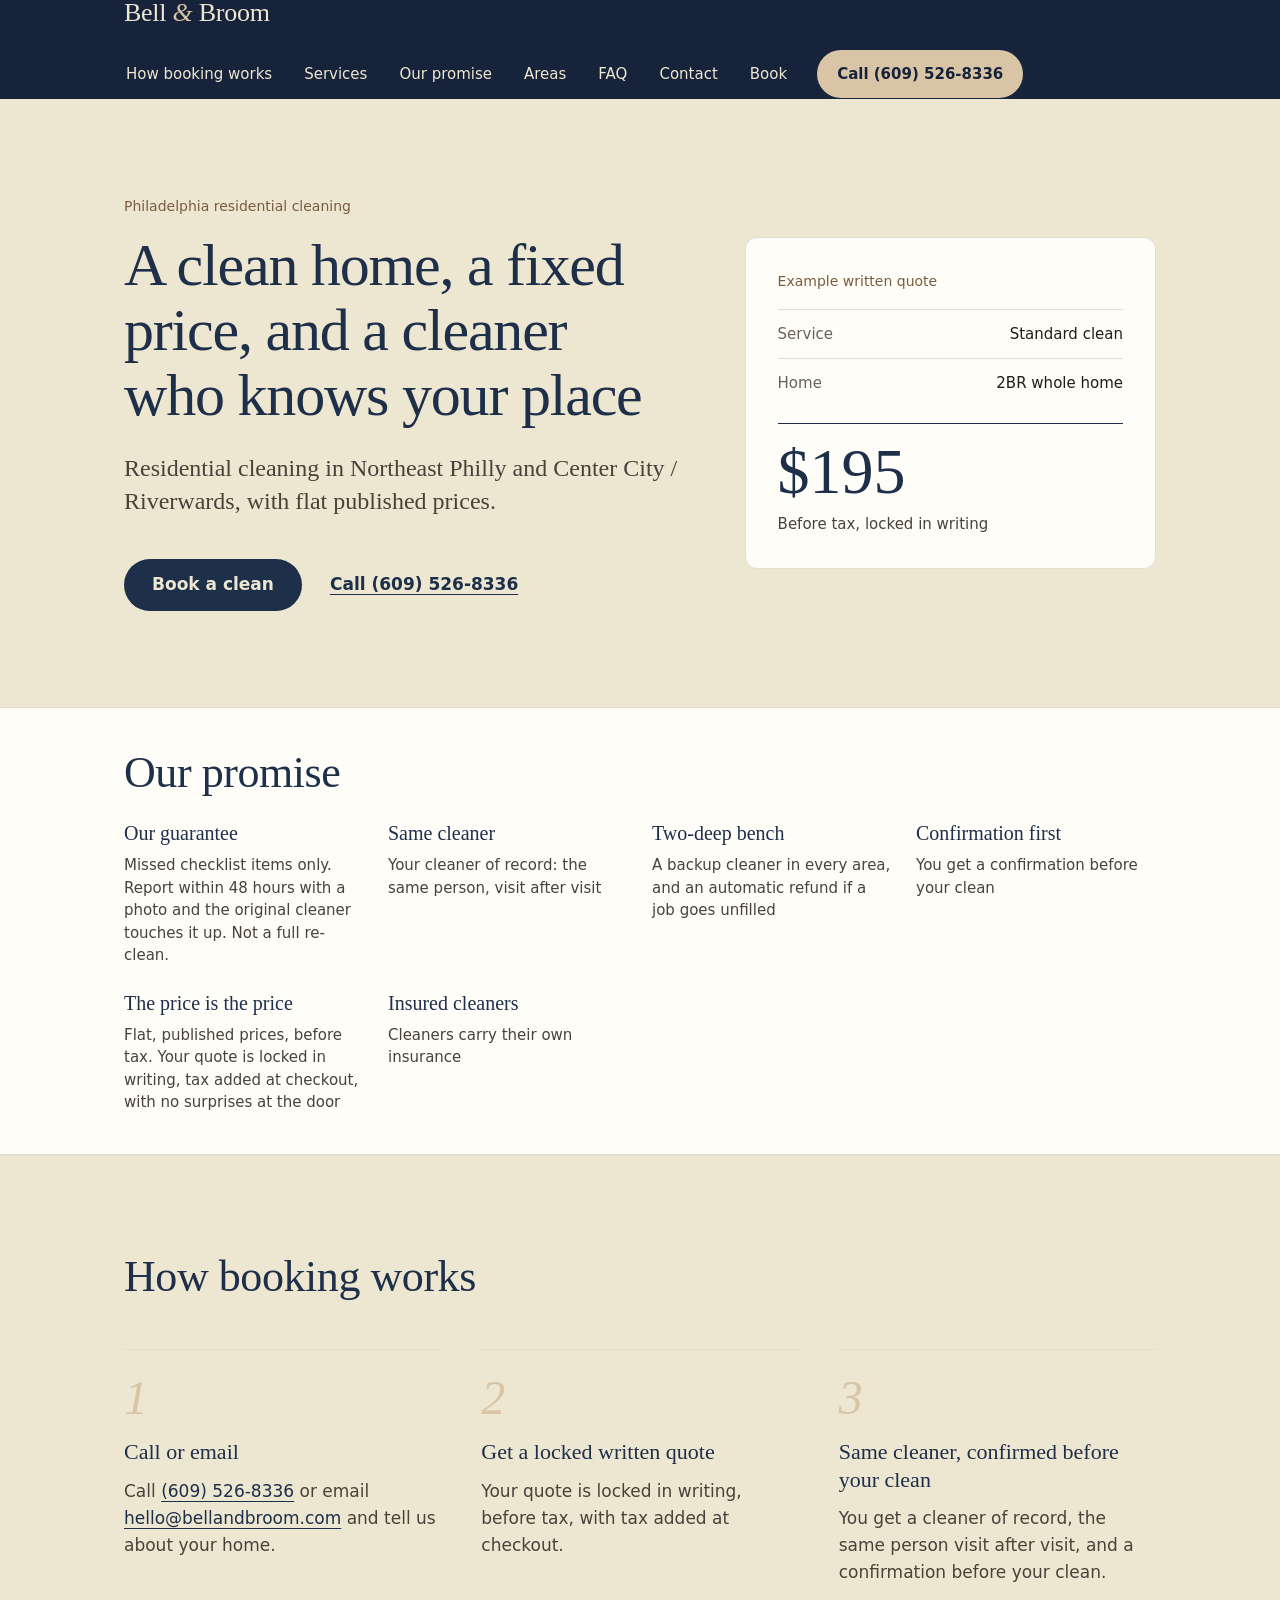
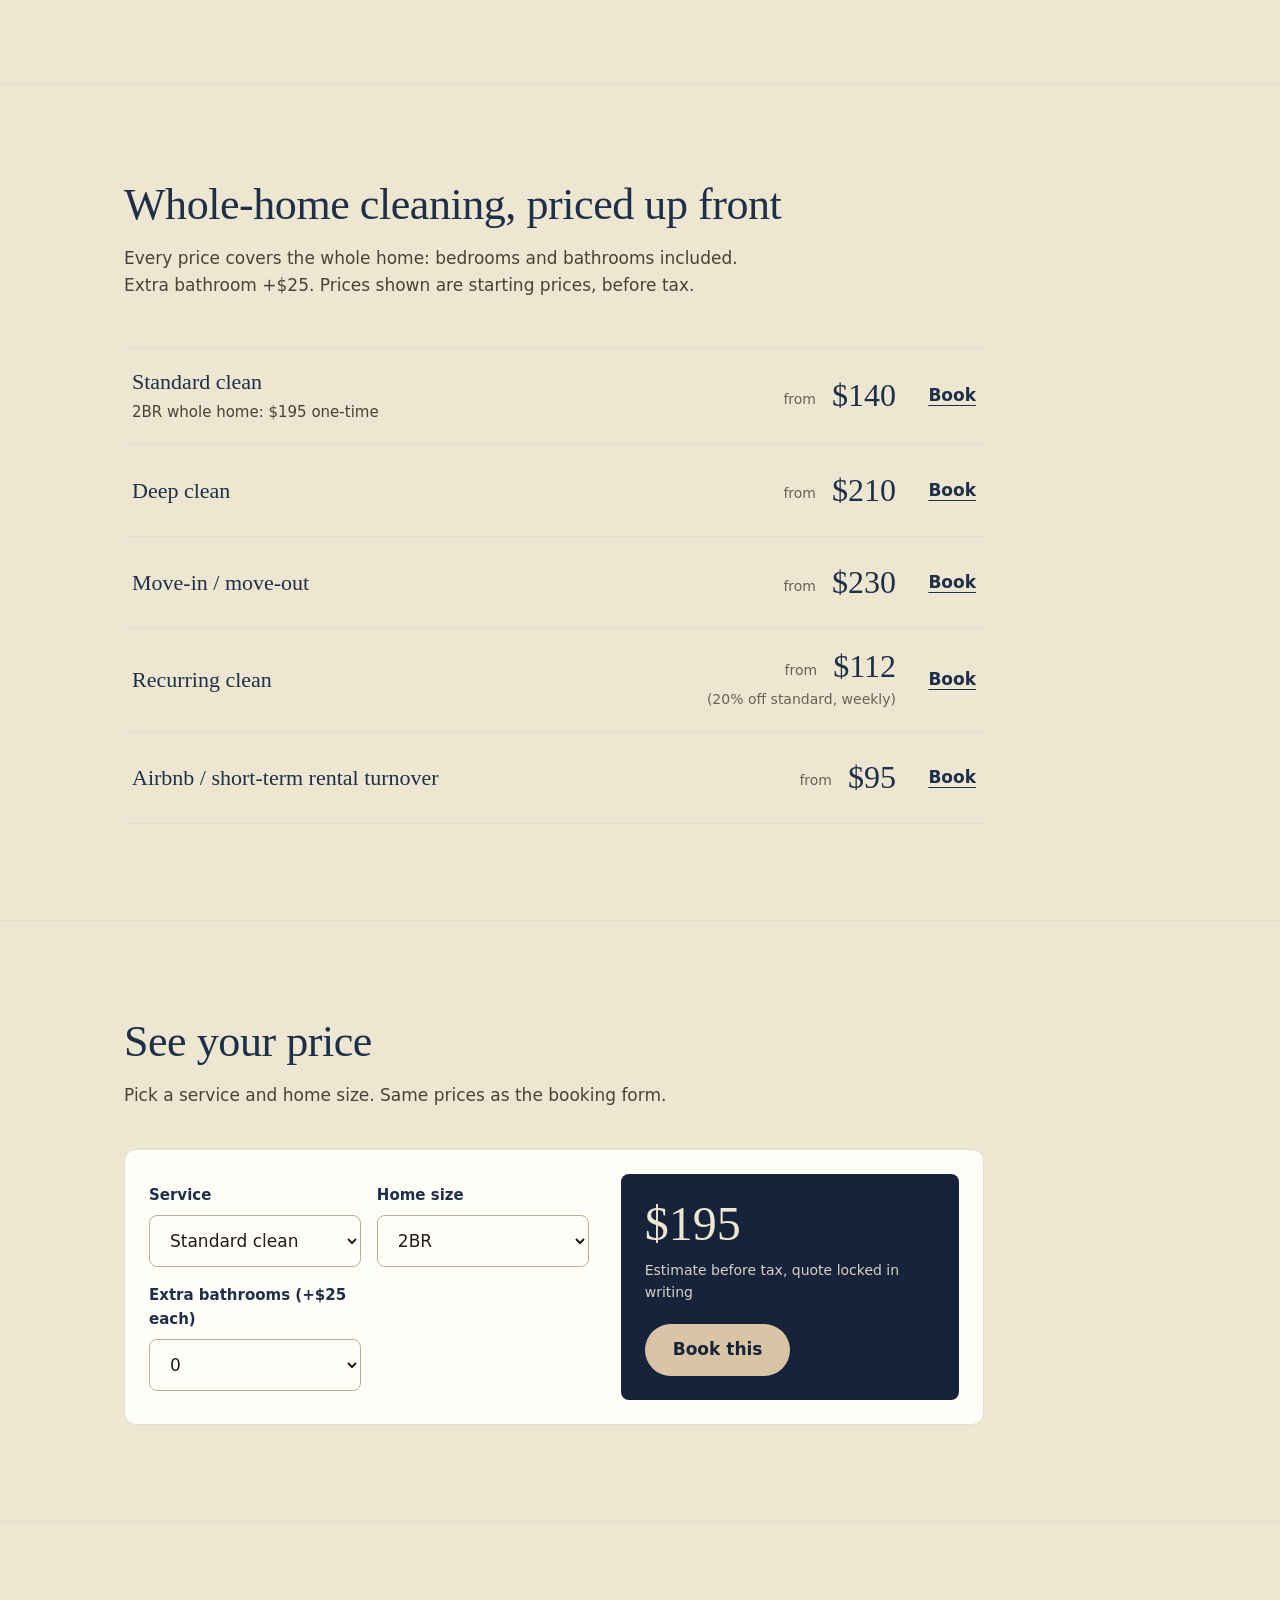
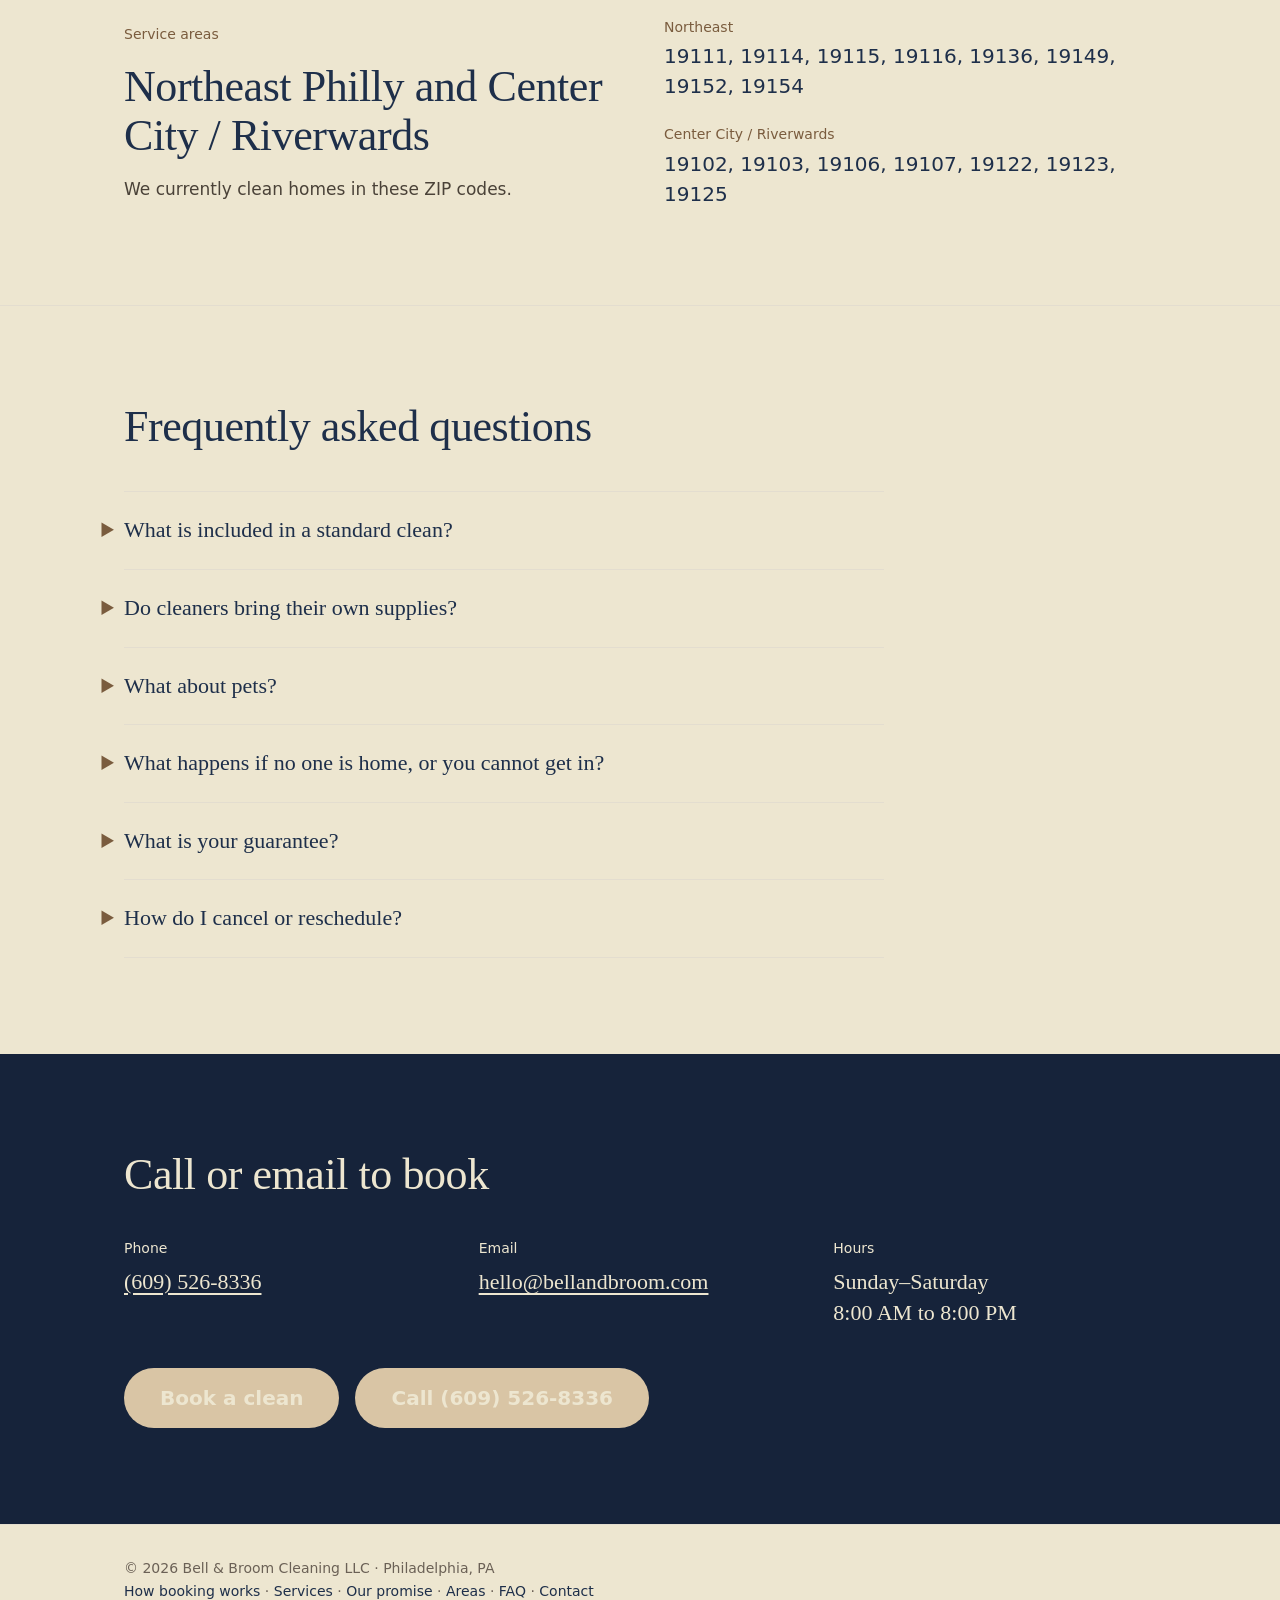
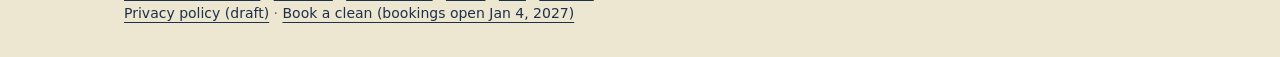
<file: index.html>
<!DOCTYPE html>
<html lang="en">
<head>
<meta charset="utf-8">
<meta name="viewport" content="width=device-width, initial-scale=1">
<meta name="color-scheme" content="light">
<meta name="robots" content="noindex, nofollow">
<title>Bell &amp; Broom Cleaning LLC · Philadelphia residential cleaning</title>
<meta name="description" content="Bell &amp; Broom Cleaning LLC: residential cleaning in Northeast Philly and Center City/Riverwards. Flat published prices. Call or email to book.">
<link rel="canonical" href="https://bell-broom.pages.dev/">
<meta property="og:title" content="Bell &amp; Broom Cleaning LLC · Philadelphia residential cleaning">
<meta property="og:description" content="Residential cleaning in Northeast Philly and Center City/Riverwards. Flat published prices, locked in writing before tax. Call or email to book.">
<meta property="og:type" content="website">
<meta property="og:url" content="https://bell-broom.pages.dev/">
<meta name="twitter:card" content="summary">
<meta name="twitter:title" content="Bell &amp; Broom Cleaning LLC · Philadelphia residential cleaning">
<meta name="twitter:description" content="Residential cleaning in Northeast Philly and Center City/Riverwards. Flat published prices, locked in writing before tax.">
<link rel="icon" href="data:image/svg+xml,%3Csvg xmlns='http://www.w3.org/2000/svg' viewBox='0 0 64 64'%3E%3Crect width='64' height='64' rx='12' fill='%231E2F4A'/%3E%3Ctext x='32' y='45' font-family='Georgia,serif' font-size='38' fill='%23EDE6D0' text-anchor='middle'%3EB%3C/text%3E%3C/svg%3E">
<link rel="stylesheet" href="styles.css">
<script type="application/ld+json">
{
  "@context": "https://schema.org",
  "@type": ["LocalBusiness", "HouseCleaning"],
  "name": "Bell & Broom Cleaning LLC",
  "url": "https://bellandbroom.com/",
  "telephone": "+1-609-526-8336",
  "email": "hello@bellandbroom.com",
  "priceRange": "$95-$435",
  "address": {
    "@type": "PostalAddress",
    "addressLocality": "Philadelphia",
    "addressRegion": "PA",
    "addressCountry": "US"
  },
  "openingHoursSpecification": [
    {
      "@type": "OpeningHoursSpecification",
      "dayOfWeek": ["Sunday", "Monday", "Tuesday", "Wednesday", "Thursday", "Friday", "Saturday"],
      "opens": "08:00",
      "closes": "20:00"
    }
  ],
  "areaServed": [
    {"@type": "PostalCode", "postalCode": "19102"},
    {"@type": "PostalCode", "postalCode": "19103"},
    {"@type": "PostalCode", "postalCode": "19106"},
    {"@type": "PostalCode", "postalCode": "19107"},
    {"@type": "PostalCode", "postalCode": "19111"},
    {"@type": "PostalCode", "postalCode": "19114"},
    {"@type": "PostalCode", "postalCode": "19115"},
    {"@type": "PostalCode", "postalCode": "19116"},
    {"@type": "PostalCode", "postalCode": "19122"},
    {"@type": "PostalCode", "postalCode": "19123"},
    {"@type": "PostalCode", "postalCode": "19125"},
    {"@type": "PostalCode", "postalCode": "19136"},
    {"@type": "PostalCode", "postalCode": "19149"},
    {"@type": "PostalCode", "postalCode": "19152"},
    {"@type": "PostalCode", "postalCode": "19154"}
  ]
}
</script>
</head>
<body class="has-mbar">
<a class="skip-link" href="#main">Skip to main content</a>

<header class="top">
  <div class="wrap top-inner">
    <a class="wordmark" href="#">Bell <span>&amp;</span> Broom</a>
    <nav aria-label="Sections">
      <a href="#how">How booking works</a>
      <a href="#services">Services</a>
      <a href="#promise">Our promise</a>
      <a href="#areas">Areas</a>
      <a href="#faq">FAQ</a>
      <a href="#contact">Contact</a>
      <a href="book.html">Book</a>
      <a class="nav-call" href="tel:+16095268336">Call (609) 526-8336</a>
    </nav>
  </div>
</header>

<main id="main">
  <section class="hero">
    <div class="wrap hero-grid">
      <div>
        <p class="eyebrow">Philadelphia residential cleaning</p>
        <h1>A clean home, a fixed price, and a cleaner who knows your&nbsp;place</h1>
        <p class="lede">Residential cleaning in Northeast Philly and Center City / Riverwards, with flat published prices.</p>
        <div class="cta-row">
          <a class="btn btn-navy" href="book.html">Book a clean</a>
          <a class="link-quiet" href="tel:+16095268336">Call (609) 526-8336</a>
        </div>
      </div>
      <aside class="quote" aria-label="Example written quote">
        <p class="quote-label">Example written quote</p>
        <dl class="quote-rows">
          <div><dt>Service</dt><dd id="q-service">Standard clean</dd></div>
          <div><dt>Home</dt><dd id="q-size">2BR whole home</dd></div>
        </dl>
        <p class="quote-total" id="q-total">$195</p>
        <p class="quote-note">Before tax, locked in writing</p>
      </aside>
    </div>
  </section>

  <section id="promise" class="trust" aria-label="What you can count on">
    <div class="wrap">
      <h2>Our promise</h2>
      <ul class="trust-list">
        <li>
          <h3>Our guarantee</h3>
          <p>Missed checklist items only. Report within 48 hours with a photo and the original cleaner touches it up. Not a full re-clean.</p>
        </li>
        <li>
          <h3>Same cleaner</h3>
          <p>Your cleaner of record: the same person, visit after visit</p>
        </li>
        <li>
          <h3>Two-deep bench</h3>
          <p>A backup cleaner in every area, and an automatic refund if a job goes unfilled</p>
        </li>
        <li>
          <h3>Confirmation first</h3>
          <p>You get a confirmation before your clean</p>
        </li>
        <li>
          <h3>The price is the price</h3>
          <p>Flat, published prices, before tax. Your quote is locked in writing, tax added at checkout, with no surprises at the door</p>
        </li>
        <li>
          <h3>Insured cleaners</h3>
          <p>Cleaners carry their own insurance</p>
        </li>
      </ul>
    </div>
  </section>

  <section id="how" class="section">
    <div class="wrap">
      <h2>How booking works</h2>
      <ol class="steps">
        <li>
          <span class="num">1</span>
          <h3>Call or email</h3>
          <p>Call <a href="tel:+16095268336">(609) 526-8336</a> or email <a href="mailto:hello@bellandbroom.com">hello@bellandbroom.com</a> and tell us about your home.</p>
        </li>
        <li>
          <span class="num">2</span>
          <h3>Get a locked written quote</h3>
          <p>Your quote is locked in writing, before tax, with tax added at checkout.</p>
        </li>
        <li>
          <span class="num">3</span>
          <h3>Same cleaner, confirmed before your clean</h3>
          <p>You get a cleaner of record, the same person visit after visit, and a confirmation before your clean.</p>
        </li>
      </ol>
    </div>
  </section>

  <section id="services" class="section">
    <div class="wrap">
      <h2>Whole-home cleaning, priced up front</h2>
      <p class="sub">Every price covers the whole home: bedrooms and bathrooms included. Extra bathroom +$25. Prices shown are starting prices, before tax.</p>

      <ul class="services">
        <li>
          <div class="svc">
            <h3>Standard clean</h3>
            <p class="note">2BR whole home: $195 one-time</p>
          </div>
          <div class="pricebox">
            <p class="price"><span>from</span> $140</p>
          </div>
          <a class="card-link" href="book.html?service=standard" aria-label="Book standard clean">Book</a>
        </li>
        <li>
          <div class="svc">
            <h3>Deep clean</h3>
          </div>
          <div class="pricebox">
            <p class="price"><span>from</span> $210</p>
          </div>
          <a class="card-link" href="book.html?service=deep" aria-label="Book deep clean">Book</a>
        </li>
        <li>
          <div class="svc">
            <h3>Move-in / move-out</h3>
          </div>
          <div class="pricebox">
            <p class="price"><span>from</span> $230</p>
          </div>
          <a class="card-link" href="book.html?service=move" aria-label="Book move-in / move-out">Book</a>
        </li>
        <li>
          <div class="svc">
            <h3>Recurring clean</h3>
          </div>
          <div class="pricebox">
            <p class="price"><span>from</span> $112</p>
            <p class="basis">(20% off standard, weekly)</p>
          </div>
          <a class="card-link" href="book.html?service=recurring" aria-label="Book recurring clean">Book</a>
        </li>
        <li>
          <div class="svc">
            <h3>Airbnb / short-term rental turnover</h3>
          </div>
          <div class="pricebox">
            <p class="price"><span>from</span> $95</p>
          </div>
          <a class="card-link" href="book.html?service=str" aria-label="Book Airbnb / short-term rental turnover">Book</a>
        </li>
      </ul>
    </div>
  </section>

  <section id="estimate" class="section">
    <div class="wrap">
      <h2>See your price</h2>
      <p class="sub">Pick a service and home size. Same prices as the booking form.</p>
      <div class="calc card">
        <div class="calc-fields">
          <div class="field">
            <label for="c-service">Service</label>
            <select id="c-service">
              <option value="standard">Standard clean</option>
              <option value="deep">Deep clean</option>
              <option value="move">Move-in / move-out</option>
              <option value="recurring">Recurring clean</option>
              <option value="str">Airbnb / short-term rental turnover</option>
            </select>
          </div>
          <div class="field">
            <label for="c-size">Home size</label>
            <select id="c-size">
              <option value="studio">Studio</option>
              <option value="1br">1BR</option>
              <option value="2br" selected>2BR</option>
              <option value="3br">3BR</option>
              <option value="4br">4BR</option>
            </select>
          </div>
          <div class="field" id="c-freq-field" hidden>
            <label for="c-freq">How often</label>
            <select id="c-freq">
              <option value="weekly">Weekly (20% off)</option>
              <option value="biweekly" selected>Biweekly (15% off)</option>
              <option value="monthly">Monthly (10% off)</option>
            </select>
          </div>
          <div class="field">
            <label for="c-baths">Extra bathrooms (+$25 each)</label>
            <select id="c-baths">
              <option value="0">0</option>
              <option value="1">1</option>
              <option value="2">2</option>
              <option value="3">3</option>
            </select>
          </div>
        </div>
        <div class="calc-result">
          <p class="calc-total" id="c-total" aria-live="polite"></p>
          <p class="calc-note" id="c-note">Estimate before tax. Your quote is locked in writing</p>
          <a class="btn btn-tan" id="c-book" href="book.html">Book this</a>
        </div>
      </div>
    </div>
  </section>

  <section id="areas" class="section">
    <div class="wrap two-col">
      <div>
        <p class="eyebrow">Service areas</p>
        <h2>Northeast Philly and Center City / Riverwards</h2>
        <p class="sub">We currently clean homes in these ZIP codes.</p>
      </div>
      <div class="zips" role="group" aria-label="ZIP codes served">
        <div>
          <h3>Northeast</h3>
          <p>19111, 19114, 19115, 19116, 19136, 19149, 19152, 19154</p>
        </div>
        <div>
          <h3>Center City / Riverwards</h3>
          <p>19102, 19103, 19106, 19107, 19122, 19123, 19125</p>
        </div>
      </div>
    </div>
  </section>

  <section id="faq" class="section">
    <div class="wrap">
      <h2>Frequently asked questions</h2>
      <div class="faq-list">
        <details>
          <summary>What is included in a standard clean?</summary>
          <p>A standard clean covers the whole home, bedrooms and bathrooms included. Your written quote locks in the price for your home before tax.</p>
        </details>
        <details>
          <summary>Do cleaners bring their own supplies?</summary>
          <p>Yes. Cleaners bring their own supplies.</p>
        </details>
        <details>
          <summary>What about pets?</summary>
          <p>Tell us about your pets when you call or email to book, so your cleaner can plan around them. <a href="#contact">Contact us</a> with any questions.</p>
        </details>
        <details>
          <summary>What happens if no one is home, or you cannot get in?</summary>
          <p>Contact us before your clean to arrange access. If we arrive and cannot get in, contact us and we will work it out with you. We do not publish a lockout or show-up fee; that policy is still being decided.</p>
        </details>
        <details>
          <summary>What is your guarantee?</summary>
          <p>If we miss a checklist item, report it within 48 hours with a photo and we will fix it with a touch-up from the original cleaner at no extra pay. The guarantee covers missed checklist items only; it is not a full re-clean.</p>
        </details>
        <details>
          <summary>How do I cancel or reschedule?</summary>
          <p>Contact us as soon as you can and we will cancel or reschedule your clean. We do not publish a cancellation fee.</p>
        </details>
      </div>
    </div>
  </section>

  <section id="contact" class="section contact">
    <div class="wrap">
      <h2>Call or email to book</h2>
      <div class="contact-grid">
        <div>
          <p class="label">Phone</p>
          <p><a href="tel:+16095268336">(609) 526-8336</a></p>
        </div>
        <div>
          <p class="label">Email</p>
          <p><a href="mailto:hello@bellandbroom.com">hello@bellandbroom.com</a></p>
        </div>
        <div>
          <p class="label">Hours</p>
          <p>Sunday–Saturday<br>8:00 AM to 8:00 PM</p>
        </div>
      </div>
      <div class="contact-btns">
        <a class="btn btn-tan btn-lg" href="book.html">Book a clean</a>
        <a class="btn btn-tan btn-lg" href="tel:+16095268336">Call (609) 526-8336</a>
      </div>
    </div>
  </section>
</main>

<footer class="foot">
  <div class="wrap">
    <p>© 2026 Bell &amp; Broom Cleaning LLC · Philadelphia, PA</p>
    <p><a href="#how">How booking works</a> · <a href="#services">Services</a> · <a href="#promise">Our promise</a> · <a href="#areas">Areas</a> · <a href="#faq">FAQ</a> · <a href="#contact">Contact</a></p>
    <p><a href="/privacy.html">Privacy policy (draft)</a> · <a href="/book.html">Book a clean (bookings open Jan 4, 2027)</a></p>
  </div>
</footer>

<div class="mbar" role="region" aria-label="Quick actions">
  <a class="btn btn-tan" href="book.html">Book</a>
  <a class="btn btn-call" href="tel:+16095268336">Call</a>
</div>

<script>
/*PRICING-START*/
var PRICES = {
  standard: { studio: 140, '1br': 165, '2br': 195, '3br': 230, '4br': 275 },
  deep:     { studio: 210, '1br': 260, '2br': 310, '3br': 370, '4br': 435 },
  move:     { studio: 230, '1br': 280, '2br': 330, '3br': 380, '4br': 435 },
  str:      { studio: 95,  '1br': 130, '2br': 170, '3br': 215, '4br': null } // 4BR STR: call for quote, no price invented
};
var DISCOUNT = { weekly: 20, biweekly: 15, monthly: 10 };
var BATH_PRICE = 25;

// Returns {status: 'incomplete'|'quote'|'ok', base, pct, discBase, baths, bathTotal, total}
function estimate(service, size, freq, baths) {
  if (!service || !size) return { status: 'incomplete' };
  var table = service === 'recurring' ? PRICES.standard : PRICES[service];
  if (!table) return { status: 'incomplete' };
  var base = table[size];
  if (base === null || base === undefined) return { status: 'quote' };
  var pct = 0;
  if (service === 'recurring') {
    if (!DISCOUNT[freq]) return { status: 'incomplete', needFreq: true };
    pct = DISCOUNT[freq];
  }
  var discBase = Math.round(base * (100 - pct) / 100); // discount on base first
  var n = Math.max(0, Math.min(3, Math.floor(Number(baths) || 0)));
  var bathTotal = n * BATH_PRICE;                      // bathrooms at full price
  return { status: 'ok', base: base, pct: pct, discBase: discBase, baths: n, bathTotal: bathTotal, total: discBase + bathTotal };
}
/*PRICING-END*/

(function () {
  var $ = function (id) { return document.getElementById(id); };
  var svc = $('c-service'), size = $('c-size'), freq = $('c-freq'), baths = $('c-baths');
  function render() {
    var rec = svc.value === 'recurring';
    $('c-freq-field').hidden = !rec;
    var e = estimate(svc.value, size.value, rec ? freq.value : '', baths.value);
    var total = $('c-total'), note = $('c-note');
    if (e.status === 'ok') {
      total.textContent = '$' + e.total;
      note.textContent = 'Estimate before tax, quote locked in writing';
    } else if (e.status === 'quote') {
      total.textContent = '';
      total.appendChild(document.createTextNode('Call for quote: '));
      var a = document.createElement('a');
      a.href = 'tel:+16095268336'; a.textContent = '(609) 526-8336';
      total.appendChild(a);
      note.textContent = 'We do not publish an online price for this size';
    } else {
      total.textContent = '\u2014';
      note.textContent = 'Choose a service and home size';
    }
    var q = new URLSearchParams();
    q.set('service', svc.value);
    q.set('size', size.value);
    if (rec) q.set('freq', freq.value);
    if (Number(baths.value)) q.set('baths', baths.value);
    $('c-book').href = 'book.html?' + q.toString();
  }
  [svc, size, freq, baths].forEach(function (el) { el.addEventListener('change', render); });
  render();

  // Hero quote card: price comes from the same PRICES table as the calculator
  var hq = estimate('standard', '2br', '', 0);
  if (hq.status === 'ok') $('q-total').textContent = '$' + hq.total;
})();
</script>

</body>
</html>
</file>
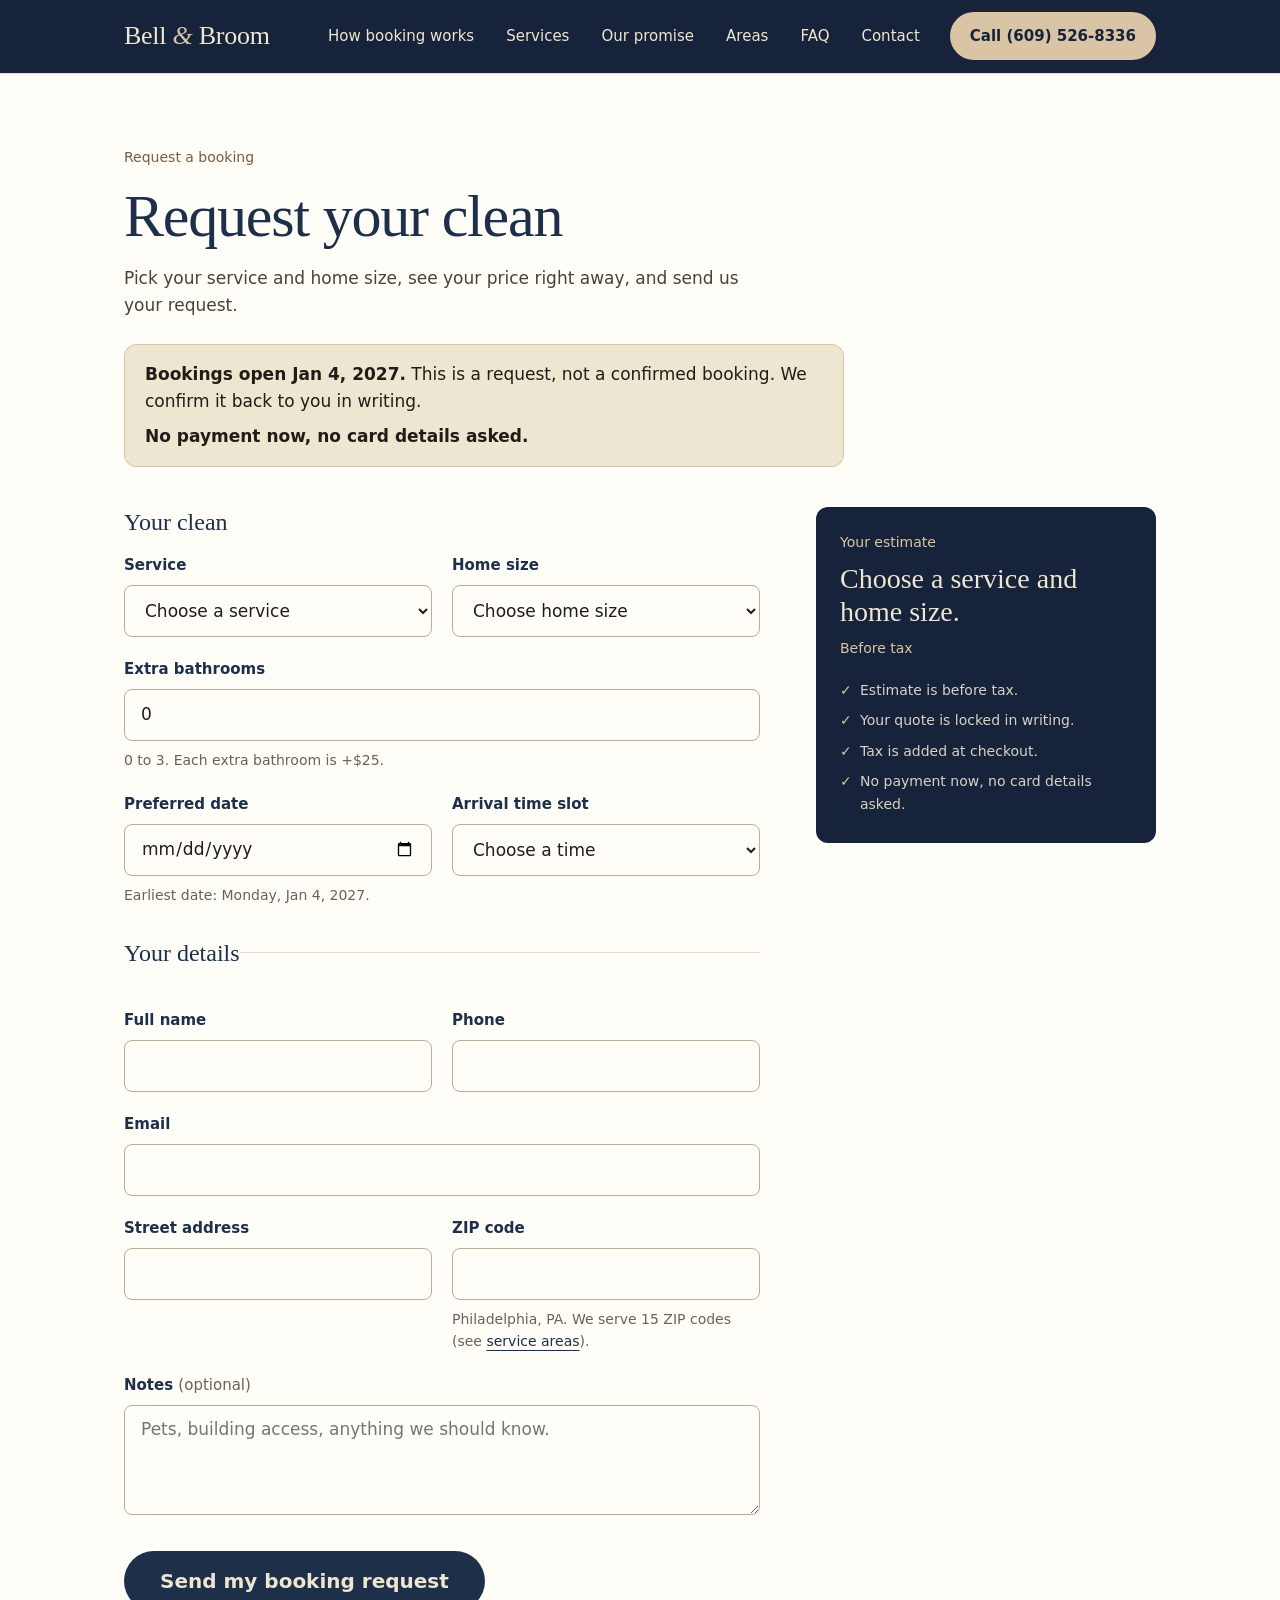
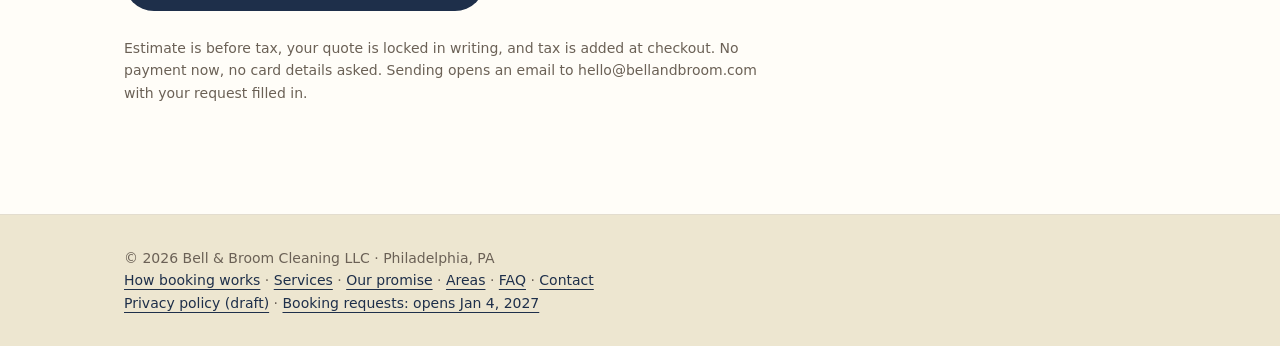
<file: book.html>
<!DOCTYPE html>
<html lang="en">
<head>
<meta charset="utf-8">
<meta name="viewport" content="width=device-width, initial-scale=1">
<meta name="color-scheme" content="light">
<meta name="robots" content="noindex, nofollow">
<title>Request a booking · Bell &amp; Broom Cleaning LLC</title>
<meta name="description" content="Request a clean from Bell &amp; Broom Cleaning LLC. Bookings open Jan 4, 2027. This is a request; we confirm it back. No payment now.">
<link rel="icon" href="data:image/svg+xml,%3Csvg xmlns='http://www.w3.org/2000/svg' viewBox='0 0 64 64'%3E%3Crect width='64' height='64' rx='12' fill='%231E2F4A'/%3E%3Ctext x='32' y='45' font-family='Georgia,serif' font-size='38' fill='%23EDE6D0' text-anchor='middle'%3EB%3C/text%3E%3C/svg%3E">
<link rel="stylesheet" href="styles.css">
<style>
:root { color-scheme: light; }
body { forced-color-adjust: none; }

.page { background: var(--surface); padding: 72px 0 96px; }
.page .wrap { max-width: 1080px; }
.notice {
  margin: 24px 0 0; padding: 16px 20px; max-width: 720px;
  background: var(--cream); border: 1px solid var(--tan); border-radius: 12px; color: var(--ink);
}
.notice p { margin: 0; }
.notice p + p { margin-top: 8px; }

.book-layout { display: grid; gap: 40px; grid-template-columns: 1fr; margin-top: 40px; align-items: start; }
@media (min-width: 900px) { .book-layout { grid-template-columns: minmax(0, 1fr) 340px; gap: 56px; } }

.book-form { display: grid; gap: 20px; min-width: 0; }
.book-form fieldset { border: 0; margin: 0; padding: 0; min-width: 0; display: grid; gap: 20px; }
.book-form legend { font: 400 24px/1.25 var(--serif); color: var(--navy); padding: 0; margin-bottom: 16px; }
.group + .group { margin-top: 12px; padding-top: 24px; border-top: 1px solid var(--line); }

.field label { display: block; font-weight: 600; font-size: 15px; margin-bottom: 8px; color: var(--navy); }
.field .opt { font-weight: 400; color: var(--ink-3); }
.field input, .field select, .field textarea {
  width: 100%; min-height: 52px; padding: 12px 16px;
  font: 17px/1.4 var(--sans); color: var(--ink);
  background: var(--surface); border: 1px solid #B9AE98; border-radius: 8px;
}
.field select { appearance: auto; }
.field textarea { min-height: 110px; resize: vertical; }
.field input:focus-visible, .field select:focus-visible, .field textarea:focus-visible { outline: 3px solid var(--navy); outline-offset: 2px; }
.field [aria-invalid="true"] { border-color: var(--red); border-width: 2px; }
.help { margin: 8px 0 0; font-size: 14px; color: var(--ink-3); }
.err { margin: 8px 0 0; font-size: 15px; font-weight: 600; color: var(--red); }
.err:empty { display: none; }
.form-row { display: grid; gap: 20px; grid-template-columns: 1fr; }
@media (min-width: 640px) { .form-row { grid-template-columns: 1fr 1fr; } }

.form-error {
  display: none; padding: 16px 20px; border: 2px solid var(--red); border-radius: 12px;
  background: #FFF4F2; color: var(--red); font-weight: 600;
}
.form-error.show { display: block; }

.pill-note { display: inline-block; font-size: 14px; color: var(--ink-3); }

/* Estimate panel */
.estimate-wrap { min-width: 0; }
@media (min-width: 900px) { .estimate-wrap { position: sticky; top: 96px; } }
.estimate {
  background: var(--navy-dark); color: var(--cream);
  border-radius: 12px; padding: 24px;
}
.estimate .eyebrow { color: var(--tan); margin-bottom: 8px; }
.est-total { font: 400 52px/1.05 var(--serif); color: var(--cream); margin: 0; font-variant-numeric: lining-nums tabular-nums; }
.est-total.small { font-size: 28px; line-height: 1.2; }
.est-sub { margin: 8px 0 0; font-size: 14px; letter-spacing: 0; color: var(--tan); font-weight: 500; }
.est-lines { list-style: none; margin: 16px 0 0; padding: 16px 0 0; border-top: 1px solid rgb(237 230 208 / .25); font-size: 15px; color: #E4DDCC; }
.est-lines li { display: flex; justify-content: space-between; gap: 12px; padding: 4px 0; }
.est-lines li span:last-child { font-variant-numeric: tabular-nums; white-space: nowrap; }
.est-lines:empty { display: none; }
.est-terms { list-style: none; margin: 16px 0 0; padding: 0; font-size: 14px; color: #D9D2C4; }
.est-terms li { padding: 4px 0 4px 20px; position: relative; }
.est-terms li::before { content: "\2713"; position: absolute; left: 0; color: var(--tan); }
.estimate a { color: var(--cream); font-weight: 600; }
.estimate a:focus-visible { outline-color: var(--tan); }
.est-bar { display: none; }
@media (max-width: 899px) {
  .est-bar {
    display: flex; align-items: baseline; justify-content: space-between; gap: 12px;
    position: sticky; bottom: 0; z-index: 5;
    margin: 0 -16px; padding: 8px 16px calc(8px + env(safe-area-inset-bottom));
    background: var(--navy-dark); color: var(--cream); border-top: 1px solid var(--tan);
  }
  .est-bar .lbl { font-size: 14px; letter-spacing: 0; color: var(--tan); font-weight: 500; }
  .est-bar .val { font: 400 24px/1.1 var(--serif); font-variant-numeric: lining-nums tabular-nums; text-align: right; }
}

.submit-row { display: grid; gap: 12px; margin-top: 8px; }
.submit-row .btn { width: 100%; cursor: pointer; border: 0; }
.submit-row .btn:focus-visible { outline: 3px solid var(--navy); outline-offset: 3px; }
@media (min-width: 640px) { .submit-row .btn { width: auto; justify-self: start; } }

/* Summary */
.summary {
  display: none; margin-top: 56px; padding: 32px; max-width: 760px;
  background: var(--cream); border: 1px solid var(--tan); border-radius: 12px; scroll-margin-top: 88px;
}
.summary.show { display: block; }
.summary:focus-visible { outline: 3px solid var(--navy); outline-offset: 3px; }
.summary h2 { font-size: clamp(26px, 4vw, 34px); }
.summary dl { margin: 24px 0 0; display: grid; grid-template-columns: 1fr; gap: 0; }
.summary dt { font: 500 14px/1.3 var(--sans); letter-spacing: 0; color: var(--brown); padding-top: 16px; }
.summary dd { margin: 4px 0 0; padding-bottom: 16px; border-bottom: 1px solid var(--tan); overflow-wrap: anywhere; white-space: pre-wrap; }
@media (min-width: 640px) {
  .summary dl { grid-template-columns: 190px 1fr; }
  .summary dt { padding: 16px 0; border-bottom: 1px solid var(--tan); }
  .summary dd { margin: 0; padding: 16px 0; }
}
.summary .big { font: 400 32px/1.1 var(--serif); color: var(--navy); }
.summary .statement { margin: 24px 0 0; padding: 16px 20px; background: var(--surface); border: 1px solid var(--tan); border-radius: 8px; }
.summary .statement p { margin: 0; }
.summary .statement p + p { margin-top: 8px; }
.summary .actions { margin-top: 24px; display: flex; gap: 12px; flex-wrap: wrap; }
@media (max-width: 480px) {
  .page { padding: 48px 0 72px; }
  .summary { padding: 24px 16px; }
  .summary .actions .btn { width: 100%; padding: 0 16px; }
  .estimate { padding: 24px 16px; }
  .est-total { font-size: 44px; }
}
</style>
</head>
<body>
<a class="skip-link" href="#main">Skip to main content</a>

<header class="top">
  <div class="wrap top-inner">
    <a class="wordmark" href="index.html">Bell <span>&amp;</span> Broom</a>
    <nav aria-label="Sections">
      <a href="index.html#how">How booking works</a>
      <a href="index.html#services">Services</a>
      <a href="index.html#promise">Our promise</a>
      <a href="index.html#areas">Areas</a>
      <a href="index.html#faq">FAQ</a>
      <a href="index.html#contact">Contact</a>
      <a class="nav-call" href="tel:+16095268336">Call (609) 526-8336</a>
    </nav>
  </div>
</header>

<main id="main">
  <section id="book" class="section page">
    <div class="wrap">
      <p class="eyebrow">Request a booking</p>
      <h1>Request your clean</h1>
      <p class="sub">Pick your service and home size, see your price right away, and send us your request.</p>

      <div class="notice" role="note">
        <p><strong>Bookings open Jan 4, 2027.</strong> This is a request, not a confirmed booking. We confirm it back to you in writing.</p>
        <p><strong>No payment now, no card details asked.</strong></p>
      </div>

      <div class="book-layout">
        <form class="book-form" id="booking-form" novalidate autocomplete="on">
          <div class="form-error" id="form-error" role="alert" tabindex="-1"></div>

          <fieldset class="group">
            <legend>Your clean</legend>

            <div class="form-row">
              <div class="field">
                <label for="service">Service</label>
                <select id="service" name="service" required aria-describedby="service-err">
                  <option value="">Choose a service</option>
                  <option value="standard">Standard clean</option>
                  <option value="deep">Deep clean</option>
                  <option value="move">Move-in / move-out</option>
                  <option value="recurring">Recurring clean</option>
                  <option value="str">Airbnb / short-term rental turnover</option>
                </select>
                <p class="err" id="service-err"></p>
              </div>
              <div class="field">
                <label for="size">Home size</label>
                <select id="size" name="size" required aria-describedby="size-err">
                  <option value="">Choose home size</option>
                  <option value="studio">Studio</option>
                  <option value="1br">1 bedroom</option>
                  <option value="2br">2 bedrooms</option>
                  <option value="3br">3 bedrooms</option>
                  <option value="4br">4 bedrooms</option>
                </select>
                <p class="err" id="size-err"></p>
              </div>
            </div>

            <div class="field" id="freq-field" hidden>
              <label for="freq">How often</label>
              <select id="freq" name="freq" aria-describedby="freq-err">
                <option value="">Choose a frequency</option>
                <option value="weekly">Weekly (20% off)</option>
                <option value="biweekly">Biweekly (15% off)</option>
                <option value="monthly">Monthly (10% off)</option>
              </select>
              <p class="err" id="freq-err"></p>
            </div>

            <div class="field">
              <label for="baths">Extra bathrooms</label>
              <input type="number" id="baths" name="baths" min="0" max="3" step="1" value="0" inputmode="numeric" aria-describedby="baths-help baths-err">
              <p class="help" id="baths-help">0 to 3. Each extra bathroom is +$25.</p>
              <p class="err" id="baths-err"></p>
            </div>

            <div class="form-row">
              <div class="field">
                <label for="date">Preferred date</label>
                <input type="date" id="date" name="date" min="2027-01-04" required aria-describedby="date-help date-err">
                <p class="help" id="date-help">Earliest date: Monday, Jan 4, 2027.</p>
                <p class="err" id="date-err"></p>
              </div>
              <div class="field">
                <label for="time">Arrival time slot</label>
                <select id="time" name="time" required aria-describedby="time-err">
                  <option value="">Choose a time</option>
                  <option value="8:00 AM">8:00 AM</option>
                  <option value="10:00 AM">10:00 AM</option>
                  <option value="12:00 PM">12:00 PM</option>
                  <option value="2:00 PM">2:00 PM</option>
                  <option value="4:00 PM">4:00 PM</option>
                </select>
                <p class="err" id="time-err"></p>
              </div>
            </div>
          </fieldset>

          <fieldset class="group">
            <legend>Your details</legend>

            <div class="form-row">
              <div class="field">
                <label for="name">Full name</label>
                <input type="text" id="name" name="name" autocomplete="name" required aria-describedby="name-err">
                <p class="err" id="name-err"></p>
              </div>
              <div class="field">
                <label for="phone">Phone</label>
                <input type="tel" id="phone" name="phone" autocomplete="tel" inputmode="tel" required aria-describedby="phone-err">
                <p class="err" id="phone-err"></p>
              </div>
            </div>

            <div class="field">
              <label for="email">Email</label>
              <input type="email" id="email" name="email" autocomplete="email" inputmode="email" required aria-describedby="email-err">
              <p class="err" id="email-err"></p>
            </div>

            <div class="form-row">
              <div class="field">
                <label for="street">Street address</label>
                <input type="text" id="street" name="street" autocomplete="street-address" required aria-describedby="street-err">
                <p class="err" id="street-err"></p>
              </div>
              <div class="field">
                <label for="zip">ZIP code</label>
                <input type="text" id="zip" name="zip" autocomplete="postal-code" inputmode="numeric" maxlength="5" required aria-describedby="zip-help zip-err">
                <p class="help" id="zip-help">Philadelphia, PA. We serve 15 ZIP codes (see <a href="index.html#areas">service areas</a>).</p>
                <p class="err" id="zip-err" role="alert"></p>
              </div>
            </div>

            <div class="field">
              <label for="notes">Notes <span class="opt">(optional)</span></label>
              <textarea id="notes" name="notes" maxlength="600" placeholder="Pets, building access, anything we should know."></textarea>
            </div>
          </fieldset>

          <div class="submit-row">
            <button class="btn btn-navy btn-lg" type="submit" style="margin-top:0">Send my booking request</button>
            <p class="pill-note">Estimate is before tax, your quote is locked in writing, and tax is added at checkout. No payment now, no card details asked. Sending opens an email to hello@bellandbroom.com with your request filled in.</p>
          </div>

          <div class="est-bar" aria-hidden="true">
            <span class="lbl">Estimate, before tax</span>
            <span class="val" id="bar-val">&mdash;</span>
          </div>
        </form>

        <aside class="estimate-wrap" id="estimate-aside" aria-label="Price estimate">
          <div class="estimate" id="estimate">
            <p class="eyebrow">Your estimate</p>
            <p class="est-total small" id="est-total" aria-live="polite">Choose a service and home size.</p>
            <p class="est-sub" id="est-sub">Before tax</p>
            <ul class="est-lines" id="est-lines"></ul>
            <ul class="est-terms">
              <li>Estimate is before tax.</li>
              <li>Your quote is locked in writing.</li>
              <li>Tax is added at checkout.</li>
              <li>No payment now, no card details asked.</li>
            </ul>
          </div>
        </aside>
      </div>

      <div class="summary" id="summary" tabindex="-1" aria-labelledby="summary-h">
        <p class="eyebrow">Request ready</p>
        <h2 id="summary-h">Your booking request</h2>
        <dl id="summary-list"></dl>
        <div class="statement">
          <p><strong>Bookings open Jan 4, 2027.</strong> This is a request, not a confirmed booking. We confirm it back to you in writing.</p>
          <p>No payment now, no card details asked. Tax is added at checkout.</p>
          <p id="summary-quote"></p>
        </div>
        <p style="margin:20px 0 0">Your email app should have opened with this request filled in. Press send there to submit it. If nothing opened, use the button below or call <a href="tel:+16095268336">(609) 526-8336</a>.</p>
        <div class="actions">
          <a class="btn btn-navy" id="mailto-link" href="mailto:hello@bellandbroom.com">Open the email again</a>
          <a class="btn btn-quiet" href="#book" id="edit-link">Edit my request</a>
        </div>
      </div>
    </div>
  </section>
</main>

<footer class="foot">
  <div class="wrap">
    <p>© 2026 Bell &amp; Broom Cleaning LLC · Philadelphia, PA</p>
    <p><a href="index.html#how">How booking works</a> · <a href="index.html#services">Services</a> · <a href="index.html#promise">Our promise</a> · <a href="index.html#areas">Areas</a> · <a href="index.html#faq">FAQ</a> · <a href="index.html#contact">Contact</a></p>
    <p><a href="/privacy.html">Privacy policy (draft)</a> · <a href="/book.html">Booking requests: opens Jan 4, 2027</a></p>
  </div>
</footer>

<script>
/*PRICING-START*/
var PRICES = {
  standard: { studio: 140, '1br': 165, '2br': 195, '3br': 230, '4br': 275 },
  deep:     { studio: 210, '1br': 260, '2br': 310, '3br': 370, '4br': 435 },
  move:     { studio: 230, '1br': 280, '2br': 330, '3br': 380, '4br': 435 },
  str:      { studio: 95,  '1br': 130, '2br': 170, '3br': 215, '4br': null } // 4BR STR: call for quote, no price invented
};
var DISCOUNT = { weekly: 20, biweekly: 15, monthly: 10 };
var BATH_PRICE = 25;

// Returns {status: 'incomplete'|'quote'|'ok', base, pct, discBase, baths, bathTotal, total}
function estimate(service, size, freq, baths) {
  if (!service || !size) return { status: 'incomplete' };
  var table = service === 'recurring' ? PRICES.standard : PRICES[service];
  if (!table) return { status: 'incomplete' };
  var base = table[size];
  if (base === null || base === undefined) return { status: 'quote' };
  var pct = 0;
  if (service === 'recurring') {
    if (!DISCOUNT[freq]) return { status: 'incomplete', needFreq: true };
    pct = DISCOUNT[freq];
  }
  var discBase = Math.round(base * (100 - pct) / 100); // discount on base first
  var n = Math.max(0, Math.min(3, Math.floor(Number(baths) || 0)));
  var bathTotal = n * BATH_PRICE;                      // bathrooms at full price
  return { status: 'ok', base: base, pct: pct, discBase: discBase, baths: n, bathTotal: bathTotal, total: discBase + bathTotal };
}
/*PRICING-END*/

var ZIPS = ['19102','19103','19106','19107','19111','19114','19115','19116','19122','19123','19125','19136','19149','19152','19154'];
var MIN_DATE = '2027-01-04';
var PHONE = '(609) 526-8336';
var LABELS = {
  service: { standard: 'Standard clean', deep: 'Deep clean', move: 'Move-in / move-out', recurring: 'Recurring clean', str: 'Airbnb / short-term rental turnover' },
  size: { studio: 'Studio', '1br': '1 bedroom', '2br': '2 bedrooms', '3br': '3 bedrooms', '4br': '4 bedrooms' },
  freq: { weekly: 'Weekly (20% off base)', biweekly: 'Biweekly (15% off base)', monthly: 'Monthly (10% off base)' }
};

var $ = function (id) { return document.getElementById(id); };
var form = $('booking-form');
var f = {};
['service','size','freq','baths','date','time','name','phone','email','street','zip','notes'].forEach(function (k) { f[k] = $(k); });

function money(n) { return '$' + n; }

function currentEstimate() {
  return estimate(f.service.value, f.size.value, f.freq.value, f.baths.value);
}

function renderEstimate() {
  var e = currentEstimate();
  var total = $('est-total'), sub = $('est-sub'), lines = $('est-lines'), bar = $('bar-val');
  lines.innerHTML = '';
  total.classList.remove('small');
  function line(a, b) {
    var li = document.createElement('li');
    var s1 = document.createElement('span'); s1.textContent = a;
    var s2 = document.createElement('span'); s2.textContent = b;
    li.appendChild(s1); li.appendChild(s2); lines.appendChild(li);
  }
  if (e.status === 'ok') {
    total.textContent = money(e.total);
    sub.textContent = 'Before tax';
    bar.textContent = money(e.total);
    line(e.pct ? 'Base ' + money(e.base) + ' less ' + e.pct + '%' : 'Base price', money(e.discBase));
    if (e.baths) line(e.baths + ' extra bathroom' + (e.baths > 1 ? 's' : '') + ' at ' + money(BATH_PRICE), '+' + money(e.bathTotal));
    line('Estimate before tax', money(e.total));
  } else if (e.status === 'quote') {
    total.classList.add('small');
    total.innerHTML = '';
    total.appendChild(document.createTextNode('Call for quote: '));
    var a = document.createElement('a'); a.href = 'tel:+16095268336'; a.textContent = PHONE;
    total.appendChild(a);
    sub.textContent = 'No online estimate for this size';
    bar.textContent = 'Call for quote';
  } else {
    total.classList.add('small');
    total.textContent = e.needFreq ? 'Choose how often to see your estimate.' : 'Choose a service and home size.';
    sub.textContent = 'Before tax';
    bar.textContent = '—';
  }
}

/* ---- validation ---- */
function setErr(key, msg) {
  var el = $(key + '-err'), input = f[key];
  el.textContent = msg || '';
  if (msg) input.setAttribute('aria-invalid', 'true'); else input.removeAttribute('aria-invalid');
  return !msg;
}

function zipMessage(z) {
  if (!z) return 'Enter your 5-digit ZIP code.';
  if (!/^\d{5}$/.test(z)) return 'ZIP code must be 5 digits.';
  if (ZIPS.indexOf(z) === -1) return 'Sorry, ' + z + ' is outside our service area. We currently clean only in ZIP codes ' + ZIPS.join(', ') + '. Call ' + PHONE + ' if you are close and have questions.';
  return '';
}

var validators = {
  service: function () { return f.service.value ? '' : 'Choose a service.'; },
  size: function () { return f.size.value ? '' : 'Choose your home size.'; },
  freq: function () { return f.service.value === 'recurring' && !f.freq.value ? 'Choose how often you want us.' : ''; },
  baths: function () {
    var v = f.baths.value.trim();
    if (v === '') return 'Enter 0 to 3 extra bathrooms.';
    return /^[0-3]$/.test(v) ? '' : 'Extra bathrooms must be a whole number from 0 to 3.';
  },
  date: function () {
    var v = f.date.value;
    if (!v) return 'Choose a preferred date.';
    if (!/^\d{4}-\d{2}-\d{2}$/.test(v)) return 'Enter a valid date.';
    return v < MIN_DATE ? 'Bookings open Jan 4, 2027. Choose that date or later.' : '';
  },
  time: function () { return f.time.value ? '' : 'Choose a time slot.'; },
  name: function () { return f.name.value.trim().length >= 2 ? '' : 'Enter your full name.'; },
  phone: function () { return f.phone.value.replace(/\D/g, '').length >= 10 ? '' : 'Enter a phone number with area code.'; },
  email: function () { return /^[^\s@]+@[^\s@]+\.[^\s@]{2,}$/.test(f.email.value.trim()) ? '' : 'Enter a valid email address.'; },
  street: function () { return f.street.value.trim().length >= 3 ? '' : 'Enter your street address.'; },
  zip: function () { return zipMessage(f.zip.value.trim()); }
};
var ORDER = ['service','size','freq','baths','date','time','name','phone','email','street','zip'];

function check(key) { return setErr(key, validators[key]()); }

function validateAll() {
  var firstBad = null, count = 0;
  ORDER.forEach(function (k) {
    if (k === 'freq' && f.service.value !== 'recurring') { setErr('freq', ''); return; }
    if (!check(k)) { count++; if (!firstBad) firstBad = k; }
  });
  return { count: count, first: firstBad };
}

/* ---- events ---- */
f.service.addEventListener('change', function () {
  var rec = f.service.value === 'recurring';
  $('freq-field').hidden = !rec;
  if (!rec) { f.freq.value = ''; setErr('freq', ''); }
  setErr('service', '');
  renderEstimate();
});
['size','freq','baths'].forEach(function (k) {
  var h = function () { if (k !== 'baths') setErr(k, ''); renderEstimate(); };
  f[k].addEventListener('change', h);
  f[k].addEventListener('input', h);
});
['baths','date','time','name','phone','email','street'].forEach(function (k) {
  f[k].addEventListener('blur', function () { check(k); });
});
f.zip.addEventListener('input', function () {
  var z = f.zip.value.trim();
  if (z.length === 5) check('zip'); else setErr('zip', '');
});
f.zip.addEventListener('blur', function () { if (f.zip.value.trim()) check('zip'); });
f.date.addEventListener('change', function () { check('date'); });

/* ---- submit ---- */
function buildRequest() {
  var e = currentEstimate();
  var rows = [
    ['Service', LABELS.service[f.service.value]],
    ['Home size', LABELS.size[f.size.value]]
  ];
  if (f.service.value === 'recurring') rows.push(['Frequency', LABELS.freq[f.freq.value]]);
  rows.push(['Extra bathrooms', f.baths.value + (Number(f.baths.value) ? ' (+' + money(Number(f.baths.value) * BATH_PRICE) + ')' : '')]);
  rows.push(['Preferred date', f.date.value]);
  rows.push(['Time slot', f.time.value]);
  rows.push(['Name', f.name.value.trim()]);
  rows.push(['Phone', f.phone.value.trim()]);
  rows.push(['Email', f.email.value.trim()]);
  rows.push(['Address', f.street.value.trim() + ', Philadelphia, PA ' + f.zip.value.trim()]);
  rows.push(['Notes', f.notes.value.trim() || 'None']);
  var est;
  if (e.status === 'ok') {
    est = money(e.total) + ' before tax';
    if (e.pct) est += ' (base ' + money(e.base) + ' less ' + e.pct + '% = ' + money(e.discBase);
    else est += ' (base ' + money(e.base);
    est += e.baths ? ' + ' + e.baths + ' extra bathroom' + (e.baths > 1 ? 's' : '') + ' ' + money(e.bathTotal) + ')' : ')';
  } else {
    est = 'Call for quote (' + PHONE + ')';
  }
  return { rows: rows, est: est, e: e };
}

function buildMailto(req) {
  var subject = 'Booking request: ' + LABELS.service[f.service.value] + ', ' + f.date.value + ' ' + f.time.value + ' (' + f.name.value.trim() + ')';
  var body = ['Booking request for Bell & Broom Cleaning LLC', ''];
  req.rows.forEach(function (r) { body.push(r[0] + ': ' + r[1]); });
  body.push('Estimate: ' + req.est);
  body.push('', 'Estimate is before tax. Quote locked in writing, tax added at checkout. No payment taken, no card details provided.');
  body.push('This is a request. Bookings open Jan 4, 2027. Please confirm this request back to me.');
  return 'mailto:hello@bellandbroom.com?subject=' + encodeURIComponent(subject).replace(/%20/g, '%20') +
    '&body=' + encodeURIComponent(body.join('\r\n'));
}

function showSummary(req, href) {
  var dl = $('summary-list');
  dl.innerHTML = '';
  function add(k, v, big) {
    var dt = document.createElement('dt'); dt.textContent = k;
    var dd = document.createElement('dd'); dd.textContent = v;
    if (big) dd.className = 'big';
    dl.appendChild(dt); dl.appendChild(dd);
  }
  req.rows.forEach(function (r) { add(r[0], r[1]); });
  add('Estimate', req.e.status === 'ok' ? money(req.e.total) + ' before tax' : 'Call for quote', true);
  var q = $('summary-quote');
  q.textContent = req.e.status === 'ok'
    ? 'Estimate: ' + req.est + '. Your quote is locked in writing when we confirm.'
    : 'We do not publish a price for this size. Call ' + PHONE + ' for a quote; we will confirm your request after that.';
  $('mailto-link').setAttribute('href', href);
  var s = $('summary');
  s.classList.add('show');
  s.scrollIntoView({ behavior: 'smooth', block: 'start' });
  s.focus({ preventScroll: true });
}

form.addEventListener('submit', function (ev) {
  ev.preventDefault();
  var box = $('form-error');
  var res = validateAll();
  if (res.count) {
    var zipBad = res.first === 'zip' || $('zip-err').textContent.indexOf('outside our service area') !== -1;
    box.textContent = zipBad && res.count === 1
      ? 'We cannot take this request: that ZIP code is outside our service area.'
      : 'Please fix the ' + res.count + ' highlighted field' + (res.count > 1 ? 's' : '') + ' below.';
    box.classList.add('show');
    $('summary').classList.remove('show');
    box.scrollIntoView({ behavior: 'smooth', block: 'center' });
    f[res.first].focus({ preventScroll: true });
    return;
  }
  box.classList.remove('show');
  box.textContent = '';
  var req = buildRequest();
  var href = buildMailto(req);
  showSummary(req, href);
  window.location.href = href;
});

$('edit-link').addEventListener('click', function (ev) {
  ev.preventDefault();
  $('book').scrollIntoView({ behavior: 'smooth', block: 'start' });
  f.service.focus({ preventScroll: true });
});

// Preselect from the query string (e.g. book.html?service=recurring&size=2br&freq=biweekly&baths=1).
(function () {
  var q = new URLSearchParams(window.location.search);
  function pick(key) {
    var v = q.get(key);
    if (!v) return;
    for (var i = 0; i < f[key].options.length; i++) {
      if (f[key].options[i].value === v && v !== '') { f[key].value = v; return; }
    }
  }
  pick('service');
  pick('size');
  if (f.service.value === 'recurring') pick('freq');
  var b = q.get('baths');
  if (b && /^[0-3]$/.test(b)) f.baths.value = b;
})();

// Browsers may restore values on reload.
f.service.dispatchEvent(new Event('change'));
renderEstimate();
</script>

</body>
</html>
</file>
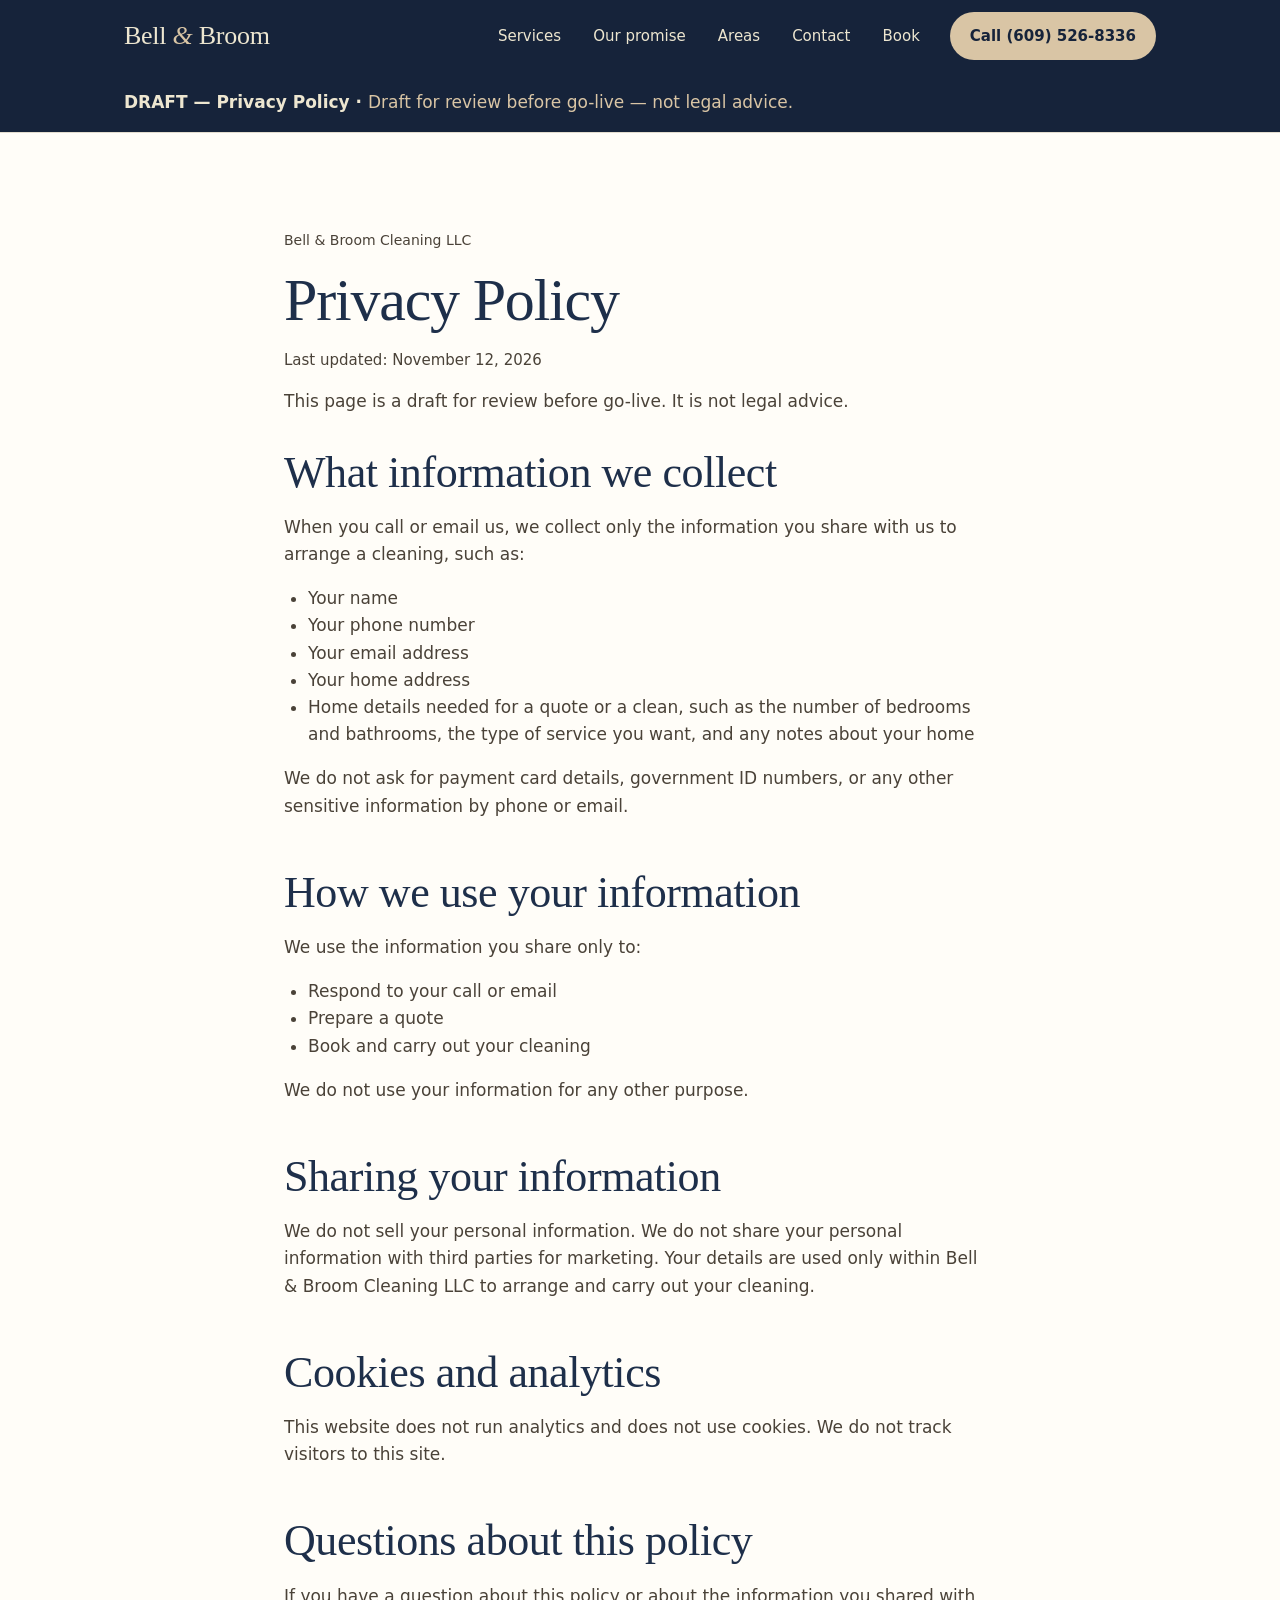
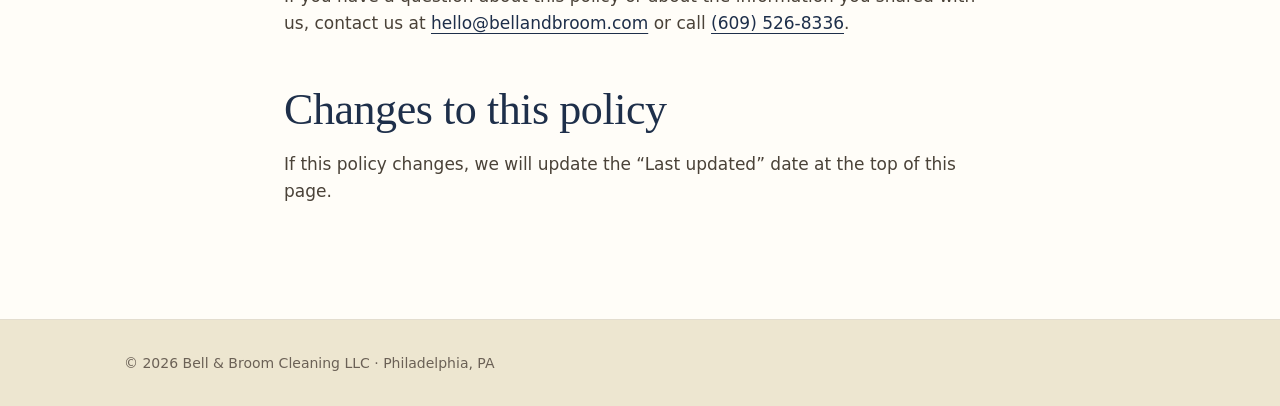
<file: privacy.html>
<!DOCTYPE html>
<html lang="en">
<head>
<meta charset="utf-8">
<meta name="viewport" content="width=device-width, initial-scale=1">
<meta name="color-scheme" content="light">
<meta name="robots" content="noindex, nofollow">
<title>Privacy Policy (Draft) · Bell &amp; Broom Cleaning LLC</title>
<meta name="description" content="Draft privacy policy for Bell & Broom Cleaning LLC, Philadelphia residential cleaning.">
<link rel="stylesheet" href="styles.css">
<style>
:root { color-scheme: light; }
body { forced-color-adjust: none; }
.draft-banner { background: var(--navy-dark); color: var(--cream); padding: 16px 0; }
.draft-banner p { margin: 0; font-weight: 600; }
.draft-banner .draft-note { color: var(--tan); font-weight: 400; }
.page { background: var(--surface); }
.page .wrap { max-width: 760px; }
.page h2 { margin-top: 48px; }
.page h2:first-of-type { margin-top: 32px; }
.page p, .page li { color: var(--ink-2); }
.page ul { padding-left: 24px; }
.updated { color: var(--ink-3); font-size: 15px; margin-top: 16px; }
</style>
</head>
<body>

<header class="top">
  <div class="wrap top-inner">
    <a class="wordmark" href="index.html">Bell <span>&amp;</span> Broom</a>
    <nav aria-label="Sections">
      <a href="index.html#services">Services</a>
      <a href="index.html#promise">Our promise</a>
      <a href="index.html#areas">Areas</a>
      <a href="index.html#contact">Contact</a>
      <a href="book.html">Book</a>
      <a class="nav-call" href="tel:+16095268336">Call (609) 526-8336</a>
    </nav>
  </div>
</header>

<div class="draft-banner">
  <div class="wrap">
    <p>DRAFT &mdash; Privacy Policy &middot; <span class="draft-note">Draft for review before go-live — not legal advice.</span></p>
  </div>
</div>

<main>
  <section class="section page">
    <div class="wrap">
      <p class="eyebrow">Bell &amp; Broom Cleaning LLC</p>
      <h1>Privacy Policy</h1>
      <p class="updated">Last updated: November 12, 2026</p>
      <p class="sub">This page is a draft for review before go-live. It is not legal advice.</p>

      <h2>What information we collect</h2>
      <p>When you call or email us, we collect only the information you share with us to arrange a cleaning, such as:</p>
      <ul>
        <li>Your name</li>
        <li>Your phone number</li>
        <li>Your email address</li>
        <li>Your home address</li>
        <li>Home details needed for a quote or a clean, such as the number of bedrooms and bathrooms, the type of service you want, and any notes about your home</li>
      </ul>
      <p>We do not ask for payment card details, government ID numbers, or any other sensitive information by phone or email.</p>

      <h2>How we use your information</h2>
      <p>We use the information you share only to:</p>
      <ul>
        <li>Respond to your call or email</li>
        <li>Prepare a quote</li>
        <li>Book and carry out your cleaning</li>
      </ul>
      <p>We do not use your information for any other purpose.</p>

      <h2>Sharing your information</h2>
      <p>We do not sell your personal information. We do not share your personal information with third parties for marketing. Your details are used only within Bell &amp; Broom Cleaning LLC to arrange and carry out your cleaning.</p>

      <h2>Cookies and analytics</h2>
      <p>This website does not run analytics and does not use cookies. We do not track visitors to this site.</p>

      <h2>Questions about this policy</h2>
      <p>If you have a question about this policy or about the information you shared with us, contact us at <a href="mailto:hello@bellandbroom.com">hello@bellandbroom.com</a> or call <a href="tel:+16095268336">(609) 526-8336</a>.</p>

      <h2>Changes to this policy</h2>
      <p>If this policy changes, we will update the &ldquo;Last updated&rdquo; date at the top of this page.</p>
    </div>
  </section>
</main>

<footer class="foot">
  <div class="wrap">
    <p>&copy; 2026 Bell &amp; Broom Cleaning LLC &middot; Philadelphia, PA</p>
  </div>
</footer>

</body>
</html>
</file>
<file: styles.css>
:root {
  color-scheme: light;
  --cream: #EDE6D0;
  --surface: #FFFDF8;
  --line: #E3DDCF;
  --ink: #221C17;
  --ink-2: #4A4238;
  --ink-3: #6B6156;
  --navy: #1E2F4A;
  --navy-dark: #16233A;
  --brown: #7A5C3E;
  --tan: #D9C5A5;
  --red: #A33A2F; /* errors/warnings only */
  --serif: "Iowan Old Style", "Palatino Linotype", Palatino, "Book Antiqua", Georgia, serif;
  --sans: system-ui, -apple-system, "Segoe UI", Roboto, "Helvetica Neue", Arial, sans-serif;
}

* { box-sizing: border-box; }
html { scroll-behavior: smooth; }
@media (prefers-reduced-motion: reduce) {
  html { scroll-behavior: auto; }
  .btn, .btn:active { transition: none; transform: none; }
}

body {
  margin: 0;
  background: var(--cream);
  color: var(--ink);
  forced-color-adjust: none;
  font: 17px/1.6 var(--sans);
  -webkit-font-smoothing: antialiased;
}

a { color: var(--navy); text-underline-offset: 4px; }
a:focus-visible, .btn:focus-visible { outline: 3px solid var(--navy); outline-offset: 4px; }
/* On dark navy surfaces the navy outline is invisible; use tan there. */
.top nav a:focus-visible, .band a:focus-visible, .contact a:focus-visible,
.contact .btn:focus-visible, .skip-link:focus-visible { outline-color: var(--tan); }
.skip-link {
  position: absolute; left: 16px; top: -60px; z-index: 20;
  background: var(--navy-dark); color: var(--cream);
  padding: 12px 20px; border-radius: 8px; font-weight: 600; text-decoration: none;
}
.skip-link:focus-visible { top: 12px; outline-color: var(--tan); }
.top nav a:not(.nav-call) { display: inline-block; padding: 8px 2px; } /* 44px-ish tap target with line height */
html, body { overflow-x: clip; }

.wrap { max-width: 1080px; margin: 0 auto; padding: 0 24px; }

/* Header: navy, sticky */
.top { background: var(--navy-dark); border-bottom: 1px solid var(--navy-dark); position: sticky; top: 0; z-index: 10; }
.top-inner { display: flex; align-items: center; justify-content: space-between; gap: 24px; min-height: 72px; flex-wrap: wrap; }
.wordmark {
  font: 400 26px/1 var(--serif);
  color: var(--cream);
  text-decoration: none;
  letter-spacing: -0.01em;
}
.wordmark span { font-style: italic; color: var(--tan); }
.top nav { display: flex; gap: 28px; flex-wrap: wrap; align-items: center; }
.top nav a { color: var(--cream); text-decoration: none; font-size: 15px; }
.top nav a:hover { color: var(--tan); text-decoration: underline; }
.top nav a.nav-call { background: var(--tan); color: var(--navy-dark); padding: 12px 20px; border-radius: 999px; font-weight: 600; transition: background-color 150ms ease-out; }
.top nav a.nav-call:hover { background: #C9B48E; color: var(--navy-dark); text-decoration: none; }

/* Type */
.eyebrow {
  margin: 0 0 16px;
  font-size: 14px;
  font-weight: 500;
  letter-spacing: 0;
  color: var(--brown);
}
h1, h2, h3 { font-family: var(--serif); font-weight: 400; color: var(--navy); margin: 0; }
h1 { font-size: clamp(36px, 5.2vw, 60px); line-height: 1.08; letter-spacing: -0.02em; text-wrap: balance; }
h2 { font-size: clamp(30px, 4vw, 44px); line-height: 1.12; letter-spacing: -0.01em; }
h3 { font-size: 22px; line-height: 1.25; }
.sub { color: var(--ink-2); max-width: 620px; margin: 16px 0 0; }

/* Hero: text left, written-quote card right */
.hero { padding: 96px 0; }
.hero-grid { display: grid; gap: 48px; grid-template-columns: 1fr; align-items: center; }
@media (min-width: 860px) { .hero-grid { grid-template-columns: 1.15fr 0.85fr; gap: 64px; } }
.lede { font: 400 clamp(20px, 2.4vw, 24px)/1.4 var(--serif); color: var(--ink-2); max-width: 560px; margin: 24px 0 40px; }
.cta-row { display: flex; gap: 24px; flex-wrap: wrap; align-items: center; }
.link-quiet {
  display: inline-block; padding: 12px 4px; font-weight: 600; color: var(--navy);
  text-decoration: underline; text-decoration-thickness: 1px;
}
.link-quiet:hover { color: var(--brown); text-decoration-thickness: 2px; }

/* Written quote card */
.quote { background: var(--surface); border: 1px solid var(--line); border-radius: 12px; padding: 32px; }
.quote-label { margin: 0; font-size: 14px; font-weight: 500; color: var(--brown); }
.quote-rows { margin: 16px 0 0; }
.quote-rows div { display: flex; justify-content: space-between; gap: 16px; padding: 12px 0; border-top: 1px solid var(--line); }
.quote-rows dt { color: var(--ink-3); font-size: 15px; }
.quote-rows dd { margin: 0; font-size: 15px; color: var(--ink); text-align: right; }
.quote-total { margin: 16px 0 0; padding-top: 16px; border-top: 1px solid var(--navy); font: 400 64px/1 var(--serif); color: var(--navy); font-variant-numeric: lining-nums tabular-nums; }
.quote-note { margin: 8px 0 0; font-size: 15px; color: var(--ink-2); }

/* Buttons: navy primary, tan on dark, dark text on tan */
.btn {
  display: inline-flex; align-items: center; justify-content: center;
  min-height: 52px; padding: 0 28px;
  border-radius: 999px;
  font: 600 17px/1 var(--sans);
  text-decoration: none;
  transition: background-color 150ms ease-out, border-color 150ms ease-out, transform 150ms ease-out;
}
.btn:active { transform: scale(.98); }
.btn-navy { background: var(--navy); color: var(--cream); }
.btn-navy:hover { background: var(--navy-dark); }
.btn-tan { background: var(--tan); color: var(--navy-dark); }
.btn-tan:hover { background: #C9B48E; }
.btn-quiet { color: var(--navy); border: 1px solid var(--line); background: var(--surface); }
.btn-quiet:hover { border-color: var(--navy); }
.btn-lg { min-height: 60px; padding: 0 36px; font-size: 20px; margin-top: 40px; }

/* Sections */
.section { padding: 96px 0; border-top: 1px solid var(--line); }
.band { background: var(--navy-dark); border-top: 0; }
.band h2, .band h3 { color: var(--cream); }
.band p { color: #D9D2C4; }

/* How booking works */
.steps { list-style: none; padding: 0; margin: 48px 0 0; display: grid; gap: 40px; grid-template-columns: repeat(auto-fit, minmax(260px, 1fr)); }
.steps li { border-top: 1px solid var(--line); padding-top: 24px; }
.steps p { margin: 12px 0 0; color: var(--ink-2); }

/* FAQ */
.faq-list { margin-top: 40px; max-width: 760px; }
.faq-list details { border-top: 1px solid var(--line); padding: 20px 0; }
.faq-list details:last-child { border-bottom: 1px solid var(--line); }
.faq-list summary {
  cursor: pointer; font: 400 22px/1.3 var(--serif); color: var(--navy);
  padding: 4px 0; list-style-position: outside;
}
.faq-list summary:hover { color: var(--brown); }
.faq-list summary:focus-visible { outline: 3px solid var(--navy); outline-offset: 4px; }
.faq-list summary::marker { color: var(--brown); }
.faq-list details p { margin: 12px 0 0; color: var(--ink-2); max-width: 640px; }

/* Services: one ruled price list */
.services { list-style: none; padding: 0; margin: 48px 0 0; max-width: 860px; border-bottom: 1px solid var(--line); }
.services li {
  display: grid; grid-template-columns: 1fr auto auto; align-items: center; column-gap: 32px;
  padding: 20px 8px; border-top: 1px solid var(--line);
  transition: background-color 150ms ease-out;
}
.services li:hover { background: rgb(217 197 165 / 0.2); }
.svc .note { margin: 4px 0 0; color: var(--ink-2); font-size: 15px; }
.pricebox { text-align: right; }
.price { margin: 0; font: 400 32px/1.1 var(--serif); color: var(--navy); font-variant-numeric: lining-nums tabular-nums; white-space: nowrap; }
.price span { font: 500 14px/1 var(--sans); color: var(--ink-3); margin-right: 8px; vertical-align: middle; }
.basis { margin: 4px 0 0; font-size: 14px; color: var(--ink-3); }
.card-link {
  display: inline-block; font-weight: 600; color: var(--navy);
  padding: 12px 0; min-width: 48px; text-align: right; /* tap target */
}
.card-link:hover { color: var(--brown); text-decoration-thickness: 2px; }

/* Cards (calculator) */
.card {
  background: var(--surface);
  border: 1px solid var(--line);
  border-radius: 12px;
  padding: 24px;
  transition: border-color 150ms ease-out;
}
.card:hover { border-color: var(--tan); }

/* Wedges */
.wedges { list-style: none; padding: 0; margin: 56px 0 0; display: grid; gap: 40px; grid-template-columns: repeat(auto-fit, minmax(260px, 1fr)); }
.wedges li { border-top: 1px solid rgb(237 230 208 / 0.25); padding-top: 24px; }
.num { display: block; font: italic 400 48px/1 var(--serif); color: var(--tan); margin-bottom: 16px; }
.wedges p { margin: 12px 0 0; }

/* Areas */
.two-col { display: grid; gap: 48px; grid-template-columns: 1fr; }
@media (min-width: 860px) { .two-col { grid-template-columns: 1fr 1fr; align-items: center; } }
.zips { display: grid; gap: 24px; }
.zips h3 { font: 500 14px/1.4 var(--sans); color: var(--brown); }
.zips p { margin: 4px 0 0; font-size: 20px; line-height: 1.5; color: var(--navy); font-variant-numeric: tabular-nums; }

/* Contact */
.contact { background: var(--navy-dark); border-top: 0; }
.contact h2 { color: var(--cream); }
.contact .contact-grid p { color: var(--cream); }
.contact a { color: var(--cream); }
.contact-grid { display: grid; gap: 32px; grid-template-columns: repeat(auto-fit, minmax(220px, 1fr)); margin-top: 40px; }
.contact-grid p { margin: 0; font: 400 22px/1.4 var(--serif); }
.contact-grid .label { font: 500 14px/1.4 var(--sans); letter-spacing: 0; color: var(--tan); margin-bottom: 8px; }

/* Footer */
.foot { padding: 32px 0; border-top: 1px solid var(--line); color: var(--ink-3); font-size: 14px; }
.foot p { margin: 0; }

/* Anchored sections must not hide under the sticky header */
section[id] { scroll-margin-top: 88px; }

@media (max-width: 600px) {
  .wrap { padding: 0 16px; }
  .hero { padding: 56px 0; }
  .section { padding: 64px 0; }
  /* Mobile header: one compact row, wordmark + Call only. Text nav links
     move to the footer on phones so the sticky header stops eating 1/3 of the screen. */
  .top-inner { gap: 12px; min-height: 56px; padding-top: 8px; padding-bottom: 8px; flex-wrap: nowrap; }
  .top nav { gap: 12px; }
  .top nav a:not(.nav-call) { display: none; }
  .top nav a.nav-call { padding: 8px 16px; font-size: 14px; white-space: nowrap; }
  .wordmark { font-size: 22px; white-space: nowrap; }
  .btn { min-height: 52px; }
  .btn-lg { margin-top: 32px; }
  .steps, .wedges { gap: 32px; }
  .faq-list summary { font-size: 20px; }
  .quote { padding: 24px 20px; }
  .quote-total { font-size: 52px; }
}

@media (max-width: 480px) {
  /* 360px phones: full-width primary CTA so nothing overflows or crowds */
  .cta-row { flex-direction: column; align-items: stretch; gap: 8px; }
  .cta-row .btn { width: 100%; padding: 0 16px; overflow-wrap: anywhere; }
  .cta-row .link-quiet { text-align: center; }
  .contact .btn-lg { width: 100%; padding: 0 16px; font-size: 18px; }
  .services li { grid-template-columns: 1fr auto; row-gap: 0; padding: 16px 0; }
  .services .card-link { grid-column: 1 / -1; text-align: left; padding: 8px 0 0; }
  .price { font-size: 28px; }
  .card { padding: 24px 20px; }
  .contact-grid p { font-size: 20px; }
}

/* Trust strip: one surface step between cream sections */
.trust { background: var(--surface); padding: 40px 0; border-top: 1px solid var(--line); border-bottom: 1px solid var(--line); }
.trust-list { list-style: none; margin: 0; padding: 0; display: grid; gap: 24px; grid-template-columns: repeat(auto-fit, minmax(220px, 1fr)); }
.trust h3 { color: var(--navy); font-size: 20px; }
.trust p { margin: 8px 0 0; color: var(--ink-2); font-size: 15px; line-height: 1.5; }

/* Homepage price calculator */
.calc { margin-top: 40px; display: grid; gap: 32px; grid-template-columns: 1fr; max-width: 860px; }
@media (min-width: 800px) { .calc { grid-template-columns: 1.3fr 1fr; align-items: center; } }
.calc-fields { display: grid; gap: 16px; grid-template-columns: repeat(auto-fit, minmax(190px, 1fr)); min-width: 0; }
.calc .field label { display: block; font-weight: 600; font-size: 15px; margin-bottom: 8px; color: var(--navy); }
.calc .field select {
  width: 100%; min-height: 52px; padding: 12px 16px; font: 17px/1.4 var(--sans); color: var(--ink);
  background: var(--surface); border: 1px solid #B9AE98; border-radius: 8px; appearance: auto;
}
.calc .field select:focus-visible { outline: 3px solid var(--navy); outline-offset: 2px; }
/* Nested radius: card 12 - 24px padding rule of thumb leaves ~8 for the inner panel */
.calc-result { background: var(--navy-dark); color: var(--cream); border-radius: 8px; padding: 24px; }
.calc-total { margin: 0; font: 400 48px/1.1 var(--serif); color: var(--cream); font-variant-numeric: lining-nums tabular-nums; }
.calc-total a { color: var(--cream); font-size: 24px; }
.calc-note { margin: 8px 0 20px; font-size: 14px; color: #D9D2C4; }
.calc-result .btn:focus-visible, .calc-result a:focus-visible { outline-color: var(--tan); }

.contact-btns { display: flex; gap: 16px; flex-wrap: wrap; }

/* Sticky mobile bar (index.html only) */
.mbar { display: none; }
@media (max-width: 600px) {
  body.has-mbar { padding-bottom: calc(76px + env(safe-area-inset-bottom)); }
  .mbar {
    display: flex; gap: 8px; position: fixed; left: 0; right: 0; bottom: 0; z-index: 9;
    padding: 8px 16px calc(8px + env(safe-area-inset-bottom));
    background: var(--navy-dark); border-top: 1px solid var(--tan);
  }
  .mbar .btn { flex: 1; min-height: 48px; padding: 0 12px; font-size: 16px; }
  .mbar .btn-call { background: transparent; color: var(--cream); border: 1px solid var(--tan); }
  .mbar .btn:focus-visible { outline-color: var(--tan); }
  .contact-btns { flex-direction: column; gap: 0; }
  .contact-btns .btn-lg { width: 100%; padding: 0 16px; }
}
.trust h2 { margin: 0 0 24px; }
</file>
